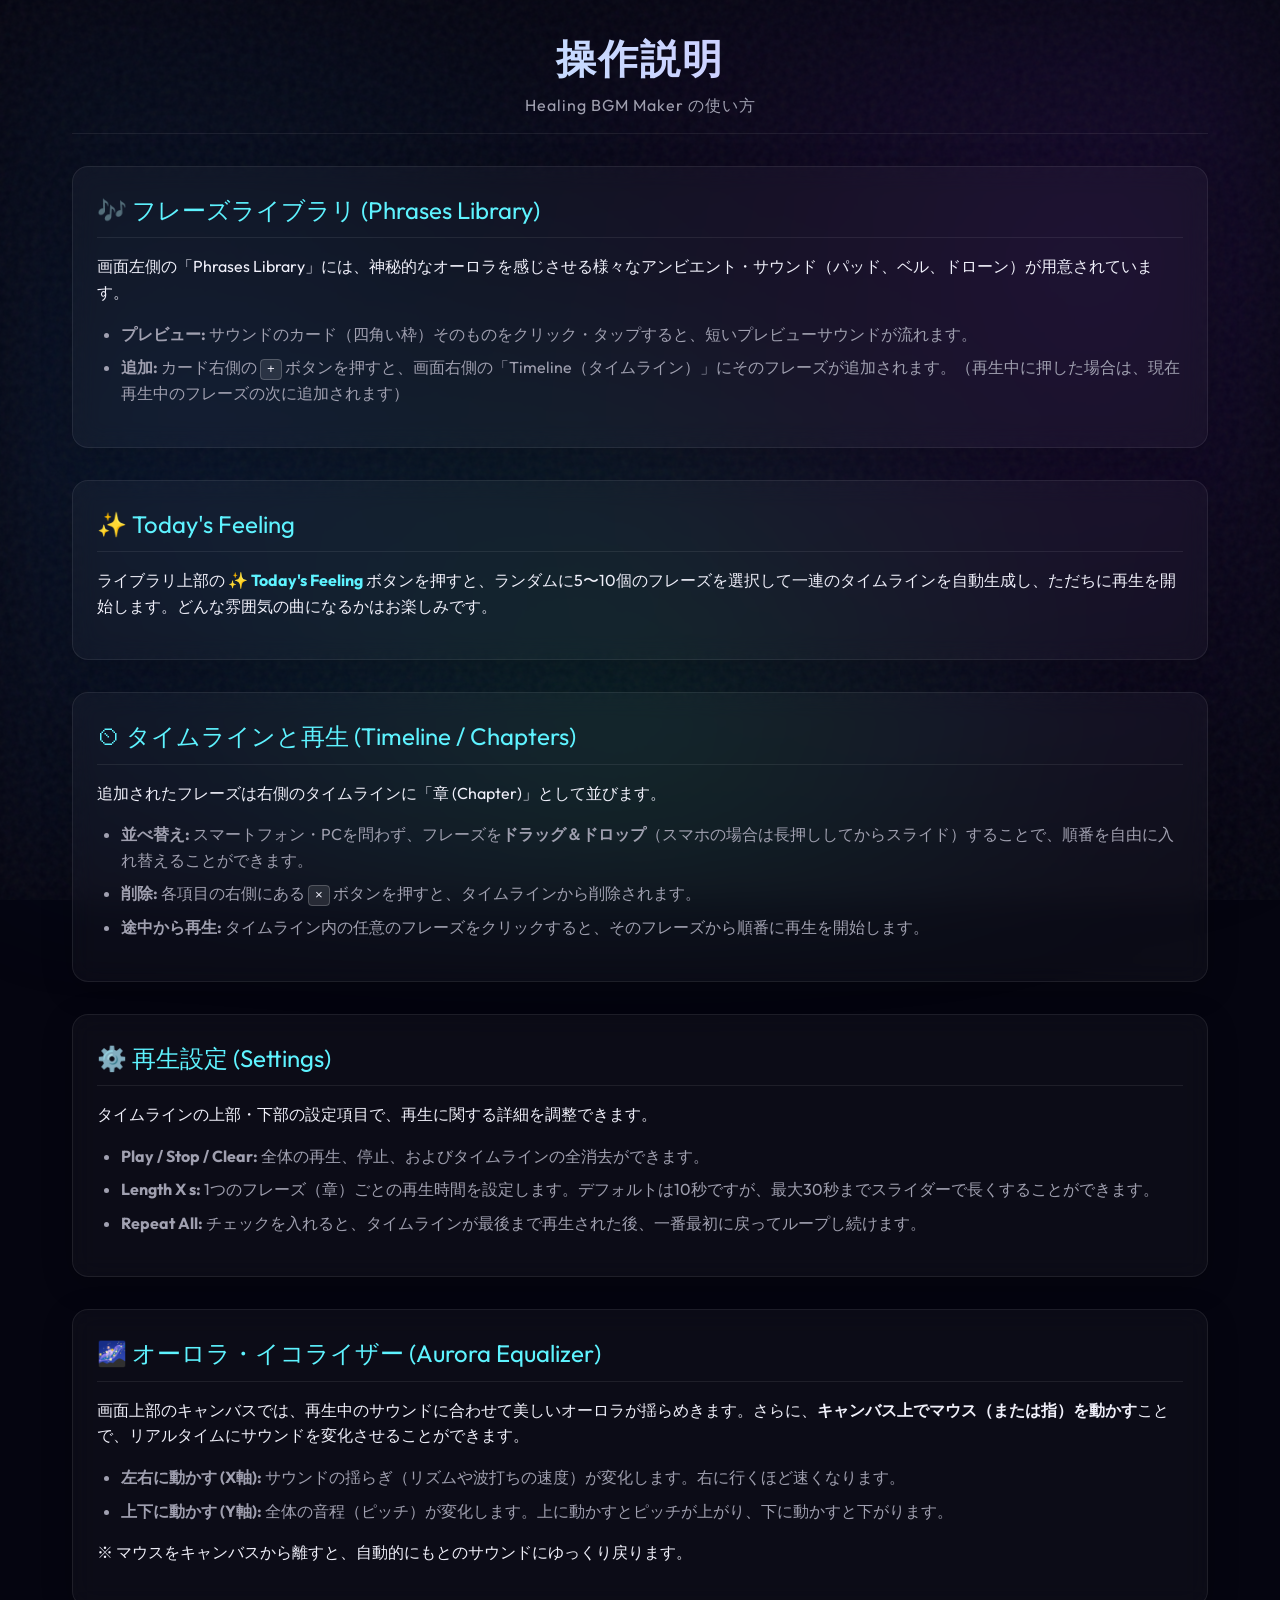
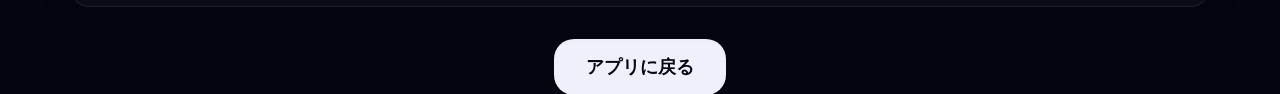
<file: instructions.html>
<!DOCTYPE html>
<html lang="ja">
<head>
    <meta charset="UTF-8">
    <meta name="viewport" content="width=device-width, initial-scale=1.0">
    <title>操作説明 - Healing BGM Maker</title>
    <link href="https://fonts.googleapis.com/css2?family=Outfit:wght@300;400;600&display=swap" rel="stylesheet">
    <link rel="stylesheet" href="styles.css">
    <style>
        .instruction-section {
            margin-bottom: 2rem;
            line-height: 1.6;
        }
        .instruction-section h2 {
            border-bottom: 1px solid var(--glass-border);
            padding-bottom: 0.5rem;
            margin-bottom: 1rem;
            color: var(--accent);
            font-size: 1.5rem;
            display: flex;
            align-items: center;
            gap: 10px;
        }
        .instruction-section p {
            margin-bottom: 1rem;
            color: var(--text-primary);
        }
        .instruction-section ul {
            list-style-type: disc;
            margin-left: 1.5rem;
            margin-bottom: 1rem;
            color: var(--text-secondary);
        }
        .instruction-section li {
            margin-bottom: 0.5rem;
        }
        .highlight {
            color: var(--accent);
            font-weight: bold;
        }
        .back-button-container {
            text-align: center;
            margin-top: 2rem;
        }
        .keyboard-key {
            background: rgba(255, 255, 255, 0.1);
            border: 1px solid rgba(255, 255, 255, 0.2);
            border-radius: 4px;
            padding: 2px 6px;
            font-family: monospace;
            color: var(--text-primary);
        }
    </style>
</head>
<body>
    <div class="aurora-bg"></div>
    <div class="noise-overlay"></div>

    <div class="app-container">
        <header>
            <h1>操作説明</h1>
            <p>Healing BGM Maker の使い方</p>
        </header>

        <main>
            <section class="glass-panel instruction-section">
                <h2>🎶 フレーズライブラリ (Phrases Library)</h2>
                <p>画面左側の「Phrases Library」には、神秘的なオーロラを感じさせる様々なアンビエント・サウンド（パッド、ベル、ドローン）が用意されています。</p>
                <ul>
                    <li><strong>プレビュー:</strong> サウンドのカード（四角い枠）そのものをクリック・タップすると、短いプレビューサウンドが流れます。</li>
                    <li><strong>追加:</strong> カード右側の <span class="keyboard-key">+</span> ボタンを押すと、画面右側の「Timeline（タイムライン）」にそのフレーズが追加されます。（再生中に押した場合は、現在再生中のフレーズの次に追加されます）</li>
                </ul>
            </section>

            <section class="glass-panel instruction-section">
                <h2>✨ Today's Feeling</h2>
                <p>ライブラリ上部の <span class="highlight">✨ Today's Feeling</span> ボタンを押すと、ランダムに5〜10個のフレーズを選択して一連のタイムラインを自動生成し、ただちに再生を開始します。どんな雰囲気の曲になるかはお楽しみです。</p>
            </section>

            <section class="glass-panel instruction-section">
                <h2>⏲ タイムラインと再生 (Timeline / Chapters)</h2>
                <p>追加されたフレーズは右側のタイムラインに「章 (Chapter)」として並びます。</p>
                <ul>
                    <li><strong>並べ替え:</strong> スマートフォン・PCを問わず、フレーズを<strong>ドラッグ＆ドロップ</strong>（スマホの場合は長押ししてからスライド）することで、順番を自由に入れ替えることができます。</li>
                    <li><strong>削除:</strong> 各項目の右側にある <span class="keyboard-key">×</span> ボタンを押すと、タイムラインから削除されます。</li>
                    <li><strong>途中から再生:</strong> タイムライン内の任意のフレーズをクリックすると、そのフレーズから順番に再生を開始します。</li>
                </ul>
            </section>

            <section class="glass-panel instruction-section">
                <h2>⚙️ 再生設定 (Settings)</h2>
                <p>タイムラインの上部・下部の設定項目で、再生に関する詳細を調整できます。</p>
                <ul>
                    <li><strong>Play / Stop / Clear:</strong> 全体の再生、停止、およびタイムラインの全消去ができます。</li>
                    <li><strong>Length X s:</strong> 1つのフレーズ（章）ごとの再生時間を設定します。デフォルトは10秒ですが、最大30秒までスライダーで長くすることができます。</li>
                    <li><strong>Repeat All:</strong> チェックを入れると、タイムラインが最後まで再生された後、一番最初に戻ってループし続けます。</li>
                </ul>
            </section>

            <section class="glass-panel instruction-section">
                <h2>🌌 オーロラ・イコライザー (Aurora Equalizer)</h2>
                <p>画面上部のキャンバスでは、再生中のサウンドに合わせて美しいオーロラが揺らめきます。さらに、<strong>キャンバス上でマウス（または指）を動かす</strong>ことで、リアルタイムにサウンドを変化させることができます。</p>
                <ul>
                    <li><strong>左右に動かす (X軸):</strong> サウンドの揺らぎ（リズムや波打ちの速度）が変化します。右に行くほど速くなります。</li>
                    <li><strong>上下に動かす (Y軸):</strong> 全体の音程（ピッチ）が変化します。上に動かすとピッチが上がり、下に動かすと下がります。</li>
                </ul>
                <p>※ マウスをキャンバスから離すと、自動的にもとのサウンドにゆっくり戻ります。</p>
            </section>

            <div class="back-button-container">
                <a href="index.html" class="btn primary" style="text-decoration: none; display: inline-block; padding: 1rem 2rem; font-size: 1.1rem;">アプリに戻る</a>
            </div>
        </main>
    </div>
</body>
</html>
</file>
<file: styles.css>
:root {
    --bg-dark: #050510;
    --text-primary: #f0f0fa;
    --text-secondary: #a0a0b0;
    --glass-bg: rgba(255, 255, 255, 0.03);
    --glass-border: rgba(255, 255, 255, 0.08);
    --accent: #5ef3ff;
    --accent-hover: #8ef7ff;
    --danger: rgba(255, 80, 100, 0.2);
}

* {
    box-sizing: border-box;
    margin: 0;
    padding: 0;
    /* Webアプリとしての挙動を強制（テキスト選択・長押しメニュー・タップ時の青い半透明ハイライトを全域で禁止） */
    -webkit-user-select: none;
    -ms-user-select: none;
    user-select: none;
    -webkit-touch-callout: none;
    -webkit-tap-highlight-color: transparent;
}

body {
    font-family: 'Outfit', sans-serif;
    background-color: var(--bg-dark);
    color: var(--text-primary);
    overflow-x: hidden;
    min-height: 100vh;
}

/* Beautiful Animated Aurora Background */
.aurora-bg {
    position: fixed;
    top: 0; left: 0; width: 100vw; height: 100vh;
    z-index: -2;
    background: radial-gradient(circle at 15% 50%, rgba(20, 80, 150, 0.2), transparent 50%),
                radial-gradient(circle at 85% 30%, rgba(80, 20, 150, 0.2), transparent 50%),
                radial-gradient(circle at 50% 80%, rgba(20, 120, 100, 0.2), transparent 50%);
    filter: blur(60px);
    animation: aurora-shift 15s ease-in-out infinite alternate;
}

@keyframes aurora-shift {
    0% { transform: scale(1) translate(0px, 0px); }
    100% { transform: scale(1.1) translate(20px, -20px); }
}

.noise-overlay {
    position: fixed;
    top: 0; left: 0; width: 100vw; height: 100vh;
    z-index: -1;
    background-image: url('data:image/svg+xml,%3Csvg viewBox="0 0 200 200" xmlns="http://www.w3.org/2000/svg"%3E%3Cfilter id="noiseFilter"%3E%3CfeTurbulence type="fractalNoise" baseFrequency="0.65" numOctaves="3" stitchTiles="stitch"/%3E%3C/filter%3E%3Crect width="100%25" height="100%25" filter="url(%23noiseFilter)" opacity="0.05"/%3E%3C/svg%3E');
    pointer-events: none;
}

.app-container {
    max-width: 1200px;
    margin: 0 auto;
    padding: 2rem;
    display: flex;
    flex-direction: column;
    gap: 2rem;
    height: 100vh;
}

header {
    text-align: center;
    padding-bottom: 1rem;
    border-bottom: 1px solid var(--glass-border);
}

header h1 {
    font-size: 2.5rem;
    font-weight: 600;
    background: linear-gradient(to right, #b4f8ff, #e0b4ff);
    -webkit-background-clip: text;
    -webkit-text-fill-color: transparent;
    letter-spacing: 2px;
}

header p {
    color: var(--text-secondary);
    font-size: 1rem;
    margin-top: 0.5rem;
    letter-spacing: 1px;
}

.glass-panel {
    background: var(--glass-bg);
    border: 1px solid var(--glass-border);
    border-radius: 16px;
    backdrop-filter: blur(12px);
    -webkit-backdrop-filter: blur(12px);
    padding: 1.5rem;
    box-shadow: 0 8px 32px rgba(0, 0, 0, 0.2);
}

.visualizer-section {
    position: relative;
    height: 300px;
    padding: 0;
    overflow: hidden;
    display: flex;
    align-items: center;
    justify-content: center;
    border-radius: 20px;
    cursor: crosshair;
}

canvas {
    width: 100%;
    height: 100%;
    display: block;
}

.visualizer-overlay-text {
    position: absolute;
    bottom: 10px;
    right: 15px;
    font-size: 0.75rem;
    color: rgba(255,255,255,0.2);
    letter-spacing: 4px;
    pointer-events: none;
}

.editor-grid {
    display: grid;
    grid-template-columns: 350px 1fr;
    gap: 2rem;
    flex-grow: 1;
    min-height: 0;
}

h2 {
    font-size: 1.25rem;
    font-weight: 400;
    color: #fff;
    margin-bottom: 1rem;
}

.section-desc {
    font-size: 0.85rem;
    color: var(--text-secondary);
    margin-bottom: 1rem;
}

.phrases-list {
    display: flex;
    flex-direction: column;
    gap: 0.8rem;
    overflow-y: auto;
    max-height: calc(100vh - 450px);
    padding-right: 10px;
}

/* Custom Scrollbar */
::-webkit-scrollbar { width: 6px; }
::-webkit-scrollbar-track { background: transparent; }
::-webkit-scrollbar-thumb { background: var(--glass-border); border-radius: 3px; }

.phrase-card {
    background: rgba(255, 255, 255, 0.05);
    border: 1px solid rgba(255, 255, 255, 0.1);
    border-radius: 10px;
    padding: 1rem;
    cursor: pointer;
    transition: all 0.3s ease;
    display: flex;
    justify-content: space-between;
    align-items: center;
    /* Prevent text selection and context menu on mobile to enable drag&drop */
    -webkit-user-select: none;
    -ms-user-select: none;
    user-select: none;
    -webkit-touch-callout: none;
}

.phrase-card:hover {
    background: rgba(255, 255, 255, 0.1);
    transform: translateY(-2px);
    border-color: rgba(255, 255, 255, 0.2);
}

.phrase-card.active {
    border-color: var(--accent);
    box-shadow: 0 0 15px rgba(94, 243, 255, 0.2);
}

.phrase-info h3 {
    font-size: 1rem;
    font-weight: 400;
    margin-bottom: 0.2rem;
}

.phrase-info p {
    font-size: 0.75rem;
    color: var(--text-secondary);
}

.add-btn {
    background: transparent;
    border: 1px solid var(--accent);
    color: var(--accent);
    width: 28px;
    height: 28px;
    border-radius: 50%;
    display: flex;
    align-items: center;
    justify-content: center;
    font-size: 1.2rem;
    cursor: pointer;
    transition: all 0.2s;
}

.phrase-card:hover .add-btn {
    background: var(--accent);
    color: var(--bg-dark);
}

.timeline-section {
    display: flex;
    flex-direction: column;
}

.timeline-header {
    display: flex;
    justify-content: space-between;
    align-items: center;
    margin-bottom: 1.5rem;
}

.playback-controls {
    display: flex;
    gap: 0.8rem;
}

.btn {
    padding: 0.5rem 1.2rem;
    border-radius: 20px;
    border: none;
    font-family: inherit;
    font-size: 0.9rem;
    cursor: pointer;
    transition: all 0.2s;
    font-weight: 600;
}

.btn.primary {
    background: var(--text-primary);
    color: var(--bg-dark);
}
.btn.primary:hover {
    background: #fff;
    box-shadow: 0 0 15px rgba(255,255,255,0.4);
}

.btn.secondary {
    background: rgba(255,255,255,0.1);
    color: var(--text-primary);
}
.btn.secondary:hover { background: rgba(255,255,255,0.2); }

.btn.danger {
    background: rgba(255, 80, 100, 0.1);
    color: #ff5064;
}
.btn.danger:hover { background: rgba(255, 80, 100, 0.25); }


.timeline-container {
    flex-grow: 1;
    overflow-y: auto;
    display: flex;
    flex-direction: column;
    gap: 1rem;
}

.timeline-empty-msg {
    text-align: center;
    color: var(--text-secondary);
    margin-top: 2rem;
    font-style: italic;
}

.timeline-item {
    background: rgba(255, 255, 255, 0.05);
    border: 1px solid rgba(255, 255, 255, 0.1);
    border-radius: 12px;
    padding: 1rem;
    display: flex;
    justify-content: space-between;
    align-items: center;
    animation: fadeIn 0.4s ease;
    cursor: grab;
    transition: transform 0.2s, opacity 0.2s;
    /* Prevent text selection and context menu on mobile to enable drag&drop */
    -webkit-user-select: none;
    -ms-user-select: none;
    user-select: none;
    -webkit-touch-callout: none;
}

.timeline-item:active {
    cursor: grabbing;
}

.timeline-item-ghost {
    opacity: 0.3 !important;
    background: rgba(255,255,255,0.1) !important;
    border: 2px dashed var(--accent) !important;
    transform: scale(0.98);
}

@keyframes fadeIn {
    from { opacity: 0; transform: translateX(20px); }
    to { opacity: 1; transform: translateX(0); }
}

.timeline-item.playing {
    border-color: var(--accent);
    background: rgba(94, 243, 255, 0.05);
    box-shadow: inset 0 0 20px rgba(94, 243, 255, 0.1);
}

.timeline-item-info {
    display: flex;
    align-items: center;
    gap: 1rem;
}

.chapter-number {
    background: rgba(255,255,255,0.1);
    width: 30px; height: 30px;
    border-radius: 50%;
    display: flex;
    align-items: center;
    justify-content: center;
    font-size: 0.8rem;
    font-weight: 600;
}

.remove-btn {
    background: transparent;
    border: none;
    color: var(--text-secondary);
    cursor: pointer;
    font-size: 1.2rem;
    transition: color 0.2s;
}
.remove-btn:hover { color: #ff5064; }

.duration-select {
    background: rgba(255, 255, 255, 0.1);
    color: var(--text-primary);
    border: 1px solid rgba(255, 255, 255, 0.2);
    border-radius: 4px;
    font-family: inherit;
    font-size: 0.75rem;
    padding: 2px 4px;
    margin-left: 5px;
    cursor: pointer;
    outline: none;
}

.duration-select option {
    background: var(--bg-dark);
    color: var(--text-primary);
}

.timeline-settings {
    display: flex;
    justify-content: flex-end;
    align-items: center;
    gap: 1.5rem;
    background: rgba(0,0,0,0.2);
    padding: 0.8rem 1rem;
    border-radius: 8px;
    margin-bottom: 1rem;
}

.setting-item {
    display: flex;
    align-items: center;
    gap: 10px;
    font-size: 0.85rem;
    color: var(--text-secondary);
}

.setting-item input[type=range] {
    accent-color: var(--accent);
    cursor: pointer;
}

.toggle-label {
    display: flex;
    align-items: center;
    gap: 8px;
    cursor: pointer;
    color: var(--text-secondary);
}

.toggle-label input[type=checkbox] {
    cursor: pointer;
    width: 16px;
    height: 16px;
    accent-color: var(--accent);
}

/* Responsive / Smartphone Support */
@media (max-width: 768px) {
    body {
        padding: 10px;
    }
    
    .editor-grid { 
        grid-template-columns: 1fr; 
        gap: 1.5rem;
    }
    
    .visualizer-section { 
        height: 180px; 
    }

    /* Make top controls more touch-friendly */
    .controls {
        flex-direction: column;
        width: 100%;
        gap: 10px;
    }

    .controls button, .controls select, .settings-group {
        width: 100%;
        justify-content: center;
        padding: 14px;
        box-sizing: border-box;
    }

    .settings-group {
        flex-direction: column;
        align-items: center;
        gap: 10px;
    }

    input[type="range"] {
        width: 100%;
    }

    /* Enlarge touch targets for interactive items */
    .phrase-card, .timeline-item {
        padding: 24px 20px;
        margin-bottom: 12px;
    }

    .add-btn, .remove-btn {
        width: 44px;
        height: 44px;
        min-width: 44px;
    }
}
</file>
